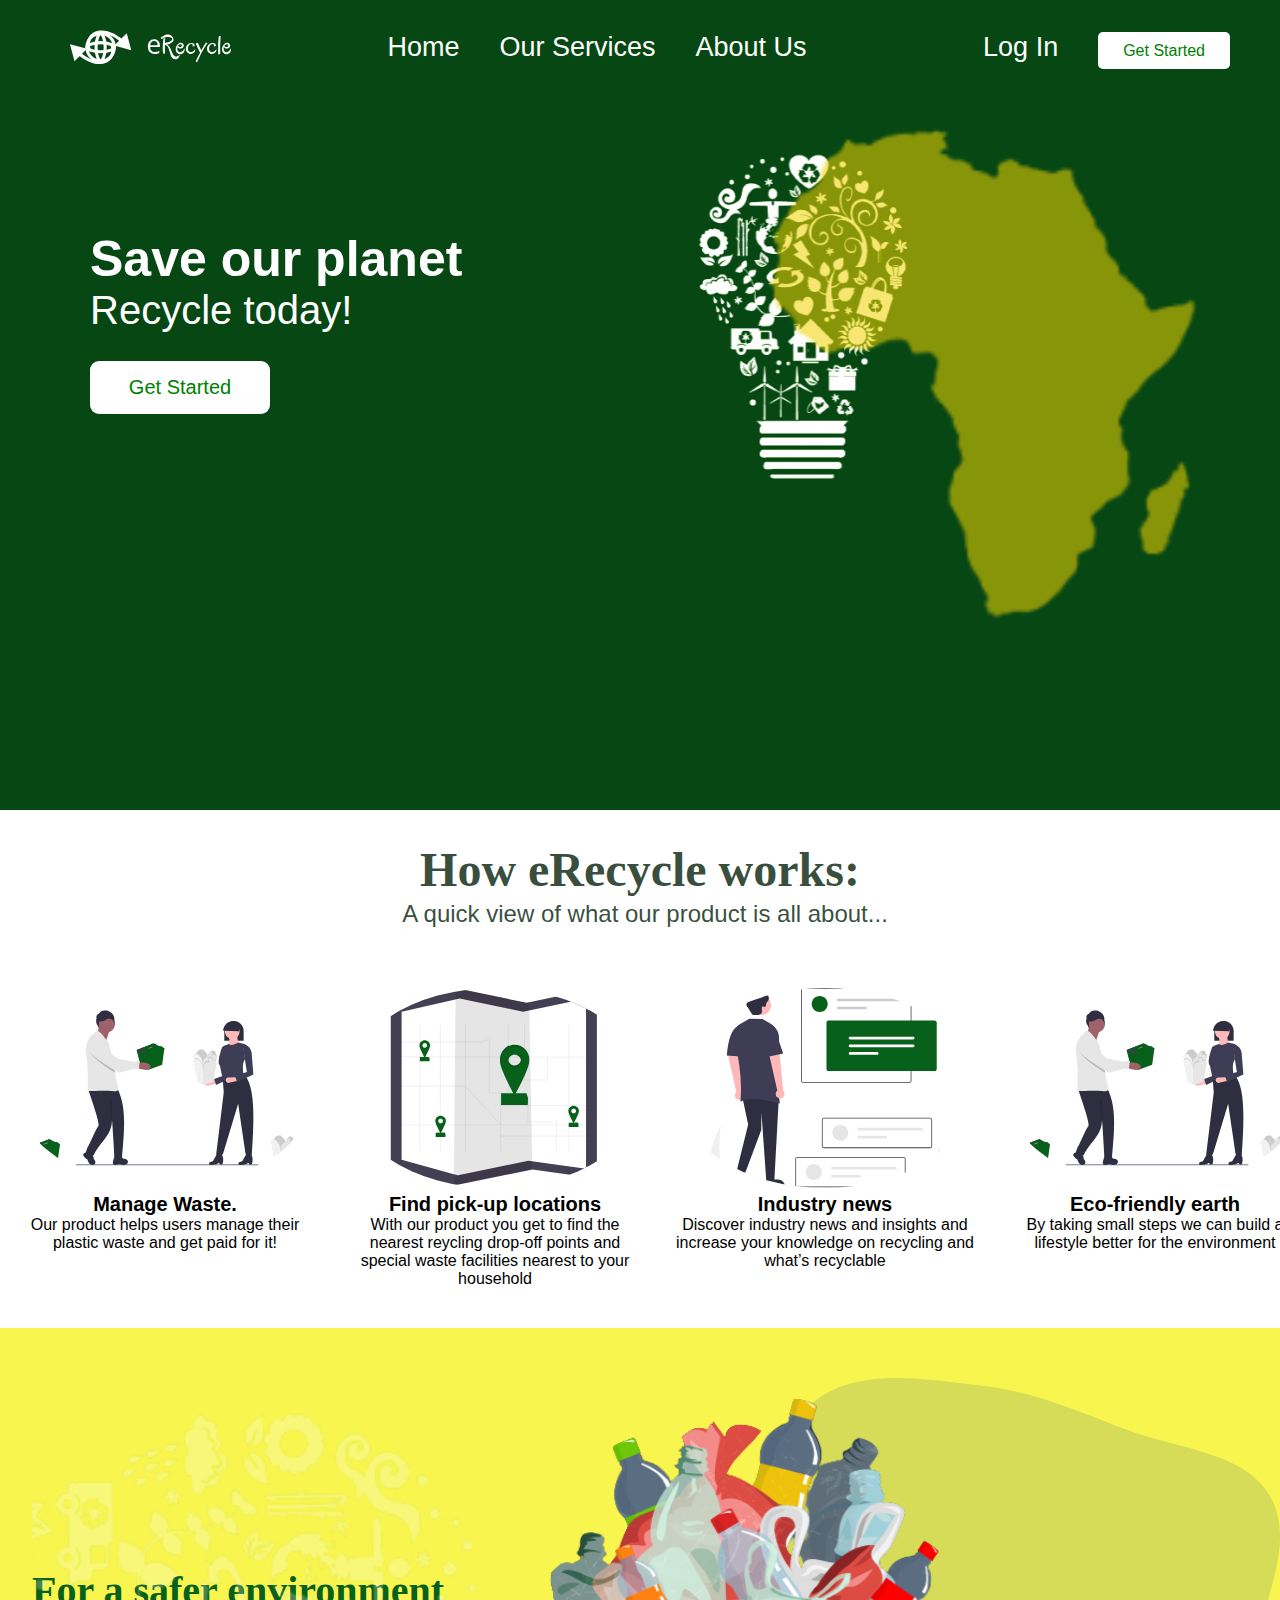
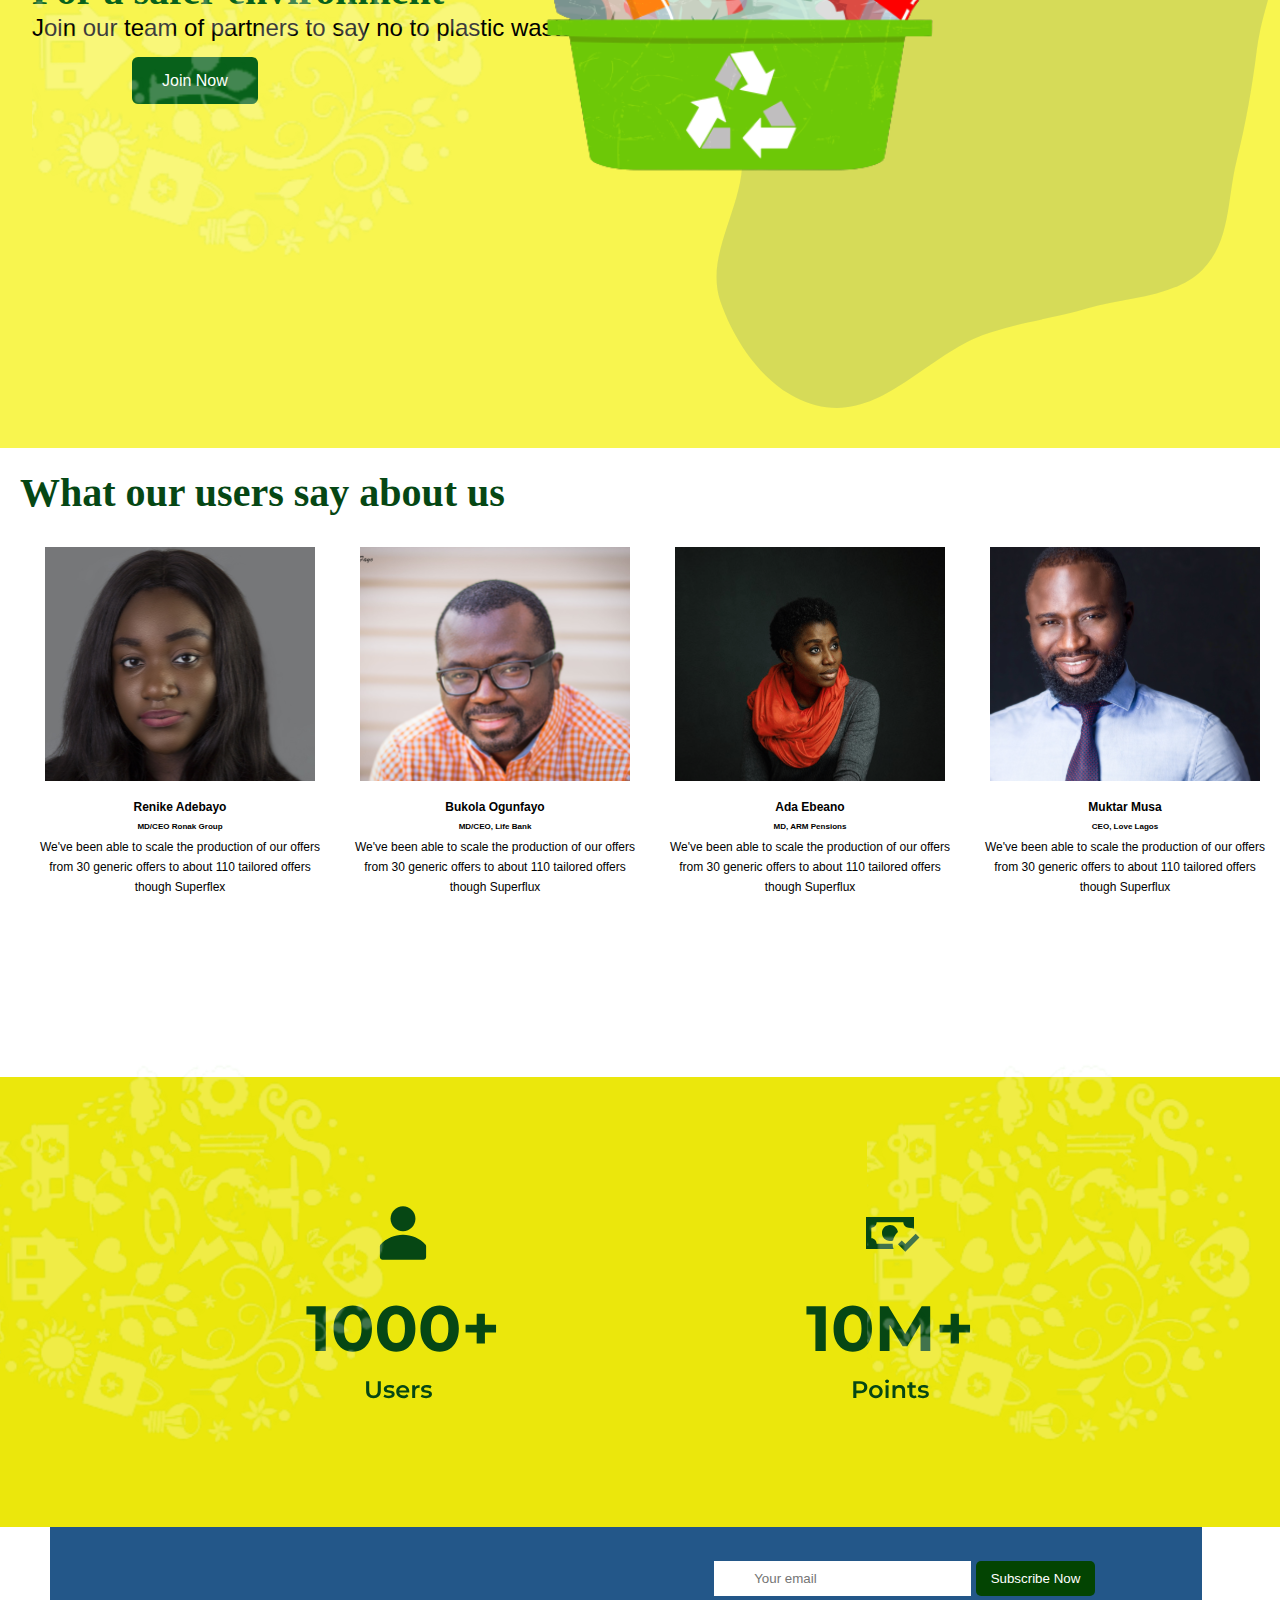
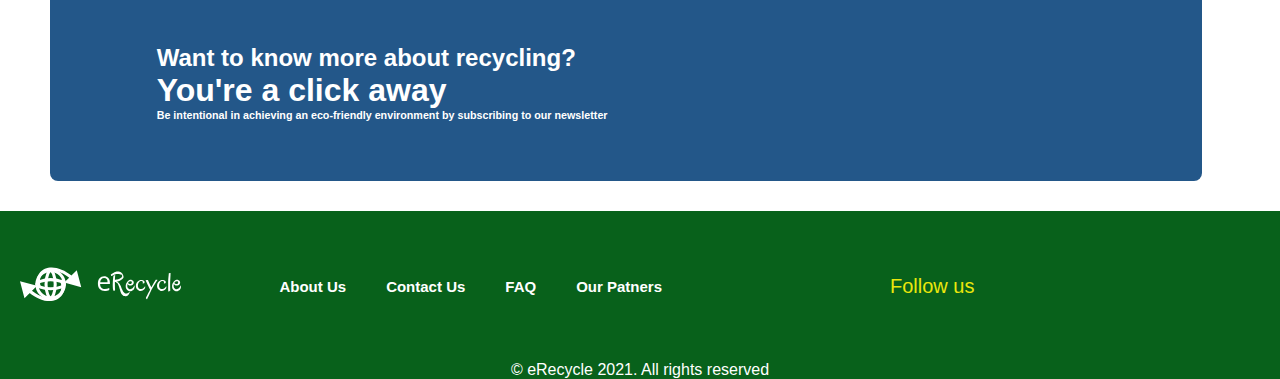
<file: e-cycle/Pages/index.html>
<!DOCTYPE html>
<html lang="en">
  <head>
    <meta charset="UTF-8" />
    <meta name="viewport" content="width=device-width, initial-scale=1.0" />
    <title>eRecycle</title>
    <link rel="stylesheet" href="styles.css" />
    <link
      rel="stylesheet"
      href="https://use.fontawesome.com/releases/v5.14.0/css/all.css"
      integrity="sha384-HzLeBuhoNPvSl5KYnjx0BT+WB0QEEqLprO+NBkkk5gbc67FTaL7XIGa2w1L0Xbgc"
      crossorigin="anonymous"
    />
  </head>
  <body>
    <!-- Navbar Section -->
    <div class="nav-container">
      <nav class="navb">
        <img src="Images/Group 26.svg" alt="">
        <ul class="nav-links">
        <li>
        <a class="nav-link scrollto a" href="#">Home</a>
        </li>
        <li>
        <a class="nav-link scrollto a" href="#services">Our Services</a>
        </li>
        <li>
        <a class="nav-link scrollto a"href="#about_us">About Us</a>
        </li>
      </ul>
  
      <ul class="nav-links">
        <li>
          <a class="nav-link scrollto active" href="SignIn/index.html">Log In</a>
        </li>
        <li>
          <a href="SignUp/index.html" class="btn-get-started a">Get Started</a>
        </li>
      </ul>
      </nav>
    </div>

    <!-- Hero Section -->
    <div class="hero" id="home">
      <div class="hero__container">
        <h1 class="hero__heading">Save our planet</h1>
        <p class="hero__description">Recycle today!</p>
        <button class="main__btn"><a href="SignUp/index.html">Get Started</a></button>
      </div>
      <div class="right_float_bulb"> 
        <img class="mask" src="Images/Mask Group.svg" alt="">
        <img class="bulb1" src="Images/Recycle_Light_Bulb 2 (1).svg">
        
        
        </div>
    </div>


    <section class="section-style" id="our_service">
   
   
      <!-- ======= Services Section ======= -->
        <div id="services" class="services-area area-padding">
          <div class="service-title">
            <h3>How eRecycle works:</h3>
            <p>A quick view of what our product is all about...</p>
          </div>
          <div class="container">
            <div class="one">
              <img src="Images/undraw_takeout_boxes_ap54 1.svg" alt="">
              <h5>Manage Waste.</h5>
              <p>Our product helps users manage their plastic waste and get paid for it!</p>
            </div>
            <div class="two">
              <img src="Images/undraw_map_1r69 1.svg" alt="">
              <h5>Find pick-up locations</h5>
              <p>With our product you get to find the nearest reycling drop-off points and special waste facilities nearest to your household</p>
            </div>
            <div class="three">
              <img src="Images/undraw_Browsing_online_re_umsa 1.svg" alt="">
              <h5>Industry news</h5>
              <p>Discover industry news and insights and increase your knowledge on recycling and what’s recyclable</p>
            </div>
            <div class="three">
              <img src="Images/undraw_takeout_boxes_ap54 1.svg" alt="">
              <h5>Eco-friendly earth</h5>
              <p>By taking small steps we can build a lifestyle better for the environment</p>
            </div>
          </div>
     </section>


    <!-- Features Section -->
    <section class="section-style">
      <div id="recycle" class="recycle-area">
        <div class="left-float1">
          <img class="recycle_bulb" src="Images/Recycle_Light_Bulb 4.svg" alt="">
          <h1 id="environment" >For a safer environment</h1>
          <p class="h2-text">Join our team of partners to say no to plastic waste</p>
          <p><a class="join-now" href="#">Join Now</a></p>
        </div>
        <div class="right-float1">
          <img class="plastic-design" src="Images/Plastic 03 1.svg" alt="Image of plastic">
          <img class="map2" src="Images/mapblur.svg" alt="">
        </div>      
      </div> 
    </section>

      <!-- Our User Section -->
    <section class="section-style" id="about_us">
    <div class="user_area">
      <h3 class="user_title">What our users say about us</h3>
      <div class="user_container">
          <div class="user1">
            <img src="Images/user1.svg" alt="">
            <h4>Renike Adebayo</h4>
            <h6>MD/CEO Ronak Group</h6>
            <p>We've been able to scale the production of our offers from 30 generic offers to about 110 tailored offers though Superflex</p>
          </div>
          <div class="user2">
            <img src="Images/user2.svg" alt="">
            <h4>Bukola Ogunfayo </h4>
            <h6>MD/CEO, Life Bank</h6>
            <p>We've been able to scale the production of our offers from 30 generic offers to about 110 tailored offers though Superflux</p>
          </div>
          <div class="user3">
            <img src="Images/user3.svg" alt="">
            <h4>Ada Ebeano  </h4>
            <h6>MD, ARM Pensions</h6>
            <p>We've been able to scale the production of our offers from 30 generic offers to about 110 tailored offers though Superflux</p>
          </div>
          <div class="user4">
            <img src="Images/user4.svg" alt="">
            <h4>Muktar Musa </h4>
            <h6>CEO, Love Lagos</h6>
            <p>We've been able to scale the production of our offers from 30 generic offers to about 110 tailored offers though Superflux</p>
          </div>
    </div>
        <div class="user_counter">
        <img src="Images/counter1.svg" alt="">
        <img src="Images/counter2.svg" alt="">
        </div>
        <div class="light_bulb">
        <img class="bulb_left" src="Images/Recycle_Light_Bulb 4.svg" alt="">
        <img class="bulb_right" src="Images/Recycle_Light_Bulb 4.svg" alt="">
        </div> 
    </div>
  </div>
  </section>


    <!-- Our User Counter Section -->
<!-- <section class="user_counter">
  
</section> -->

<section>
  <div class="news_section">
        <div class="some">
          <h2>Want to know more about recycling?</h2>
          <h1>You're a click away</h1>
          <h6>Be intentional in achieving an eco-friendly environment by subscribing to our newsletter</h6>
        </div>
        <form action="">
          <input type="email" placeholder="Your email">
          <button id="submit-button" type="submit">Subscribe Now</button>
        </form> 
  </div>
</section>

    <!-- Footer Section -->
  <section>
    <div class="footer__container">
      <div class="footer__logo">
        <a href="#" id="footer__logo"><img src="Images/Group 26.svg" alt=""></a>
      </div>
      <div class="footer__links">
        <div class="footer__link--wrapper">
          <div class="footer__link--items">
            <h6>About Us</h6> 
          </div>
          <div class="footer__link--items">
            <h6>Contact Us</h6>
          </div>
          
          <div class="footer__link--items">
            <h6>FAQ</h6>
          </div>
          <div class="footer__link--items">
            <h6>Our Patners</h6>
          </div>
        </div>
      </div>
      <section class="social__media">
        <div class="social__media--wrap">
          <div class="social__icons">
            <p class="follow_us">Follow us </p>
            <a href="#" class="social__icon--link" target="_blank"
              ><i class="fab fa-facebook"></i
            ></a>
            <a href="/" class="social__icon--link"
              ><i class="fab fa-instagram"></i
            ></a>
            <a href="/" class="social__icon--link"
              ><i class="fab fa-youtube"></i
            ></a>
            <a href="/" class="social__icon--link"
              ><i class="fab fa-linkedin"></i
            ></a>
            <a href="/" class="social__icon--link"
              ><i class="fab fa-twitter"></i
            ></a>
          </div> 
        </div>
      </section>
    </div>
    <div>
      <p class="website__rights">© eRecycle 2021. All rights reserved</p>
    </div>
      </section>
    

    <script src="script.js"></script>
  </body>
</html>
</file>
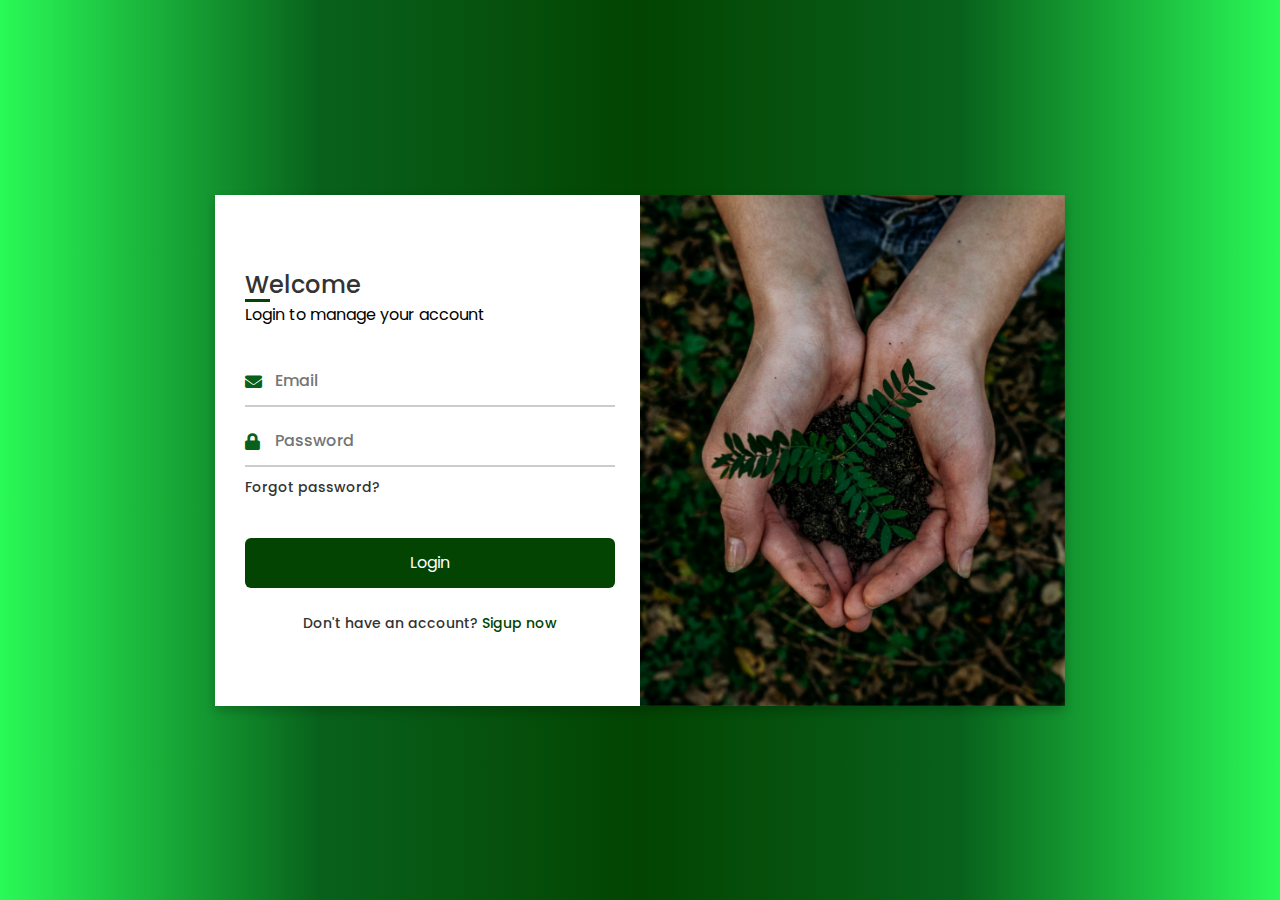
<file: e-cycle/Pages/SignIn/index.html>
<!DOCTYPE html>
<!-- Created by CodingLab |www.youtube.com/c/CodingLabYT-->
<html lang="en" dir="ltr">
  <head>
    <meta charset="UTF-8">
    <!--<title> Login and Registration Form in HTML & CSS | CodingLab </title>-->
    <link rel="stylesheet" href="style.css">
    <!-- Fontawesome CDN Link -->
    <link rel="stylesheet" href="https://cdnjs.cloudflare.com/ajax/libs/font-awesome/5.15.3/css/all.min.css">
    <meta name="viewport" content="width=device-width, initial-scale=1.0">
   </head>
<body>
  <div class="container">
    <input type="checkbox" id="flip">
    <div class="cover">
      <div class="front"> 
        <div class="text">
          <img src="../Images/sign up.jpg" alt=""> 
        </div>
      </div>
      <div class="back"> 
        
        <div class="text">
          <img class="backImg" src="../Images/login.jpg" alt=""> 
        </div>
      </div>
    </div>
    <div class="forms">
      <div class="form-content">
        <div class="login-form">
          <div class="title">Welcome</div>
          <p>Login to manage your account</p>
          <form action="#">
            <div class="input-boxes">
              <div class="input-box">
                <i class="fas fa-envelope"></i>
                <input type="email" placeholder="Email" required>
              </div>
              <div class="input-box">
                <i class="fas fa-lock"></i>
                <input type="password" placeholder="Password" required>
              </div>
              <div class="text"><a href="#">Forgot password?</a></div>
              <a href="../Dashboard/index.html" class="button input-box">
                Login
              </a>
              <div class="text sign-up-text">Don't have an account? <a href="../SignUp/index.html"><label for="flip">Sigup now</label></a> </div>
            </div>
          </form>
        </div>
        <div class="signup-form">
          <div class="title">Get Started</div>
          <form action="#">
            <div class="input-boxes">
              <div class="input-box">
                <i class="fas fa-user"></i>
                <input type="text" placeholder="First Name" required>
              </div>
              <div class="input-box">
                <i class="fas fa-user"></i>
                <input type="text" placeholder="Last Name" required>
              </div>
              <div class="input-box">
                <i class="fas fa-envelope"></i>
                <input type="email" placeholder="Email" required>
              </div>
              <div class="input-box">
                <i class="fas fa-lock"></i>
                <input type="password" placeholder="Password" required>
              </div>
              <a href="../SignIn/index.html" class="button input-box">
                SignUp
              </a>
              <div class="text sign-up-text">Already have an account? <a href="../SignIn/index.html"><label for="flip">Login now</label></a> </div>
            </div>
          </form>
        </div>
        
      </div>
    </div>
  </div>
</body>
</html>
</file>
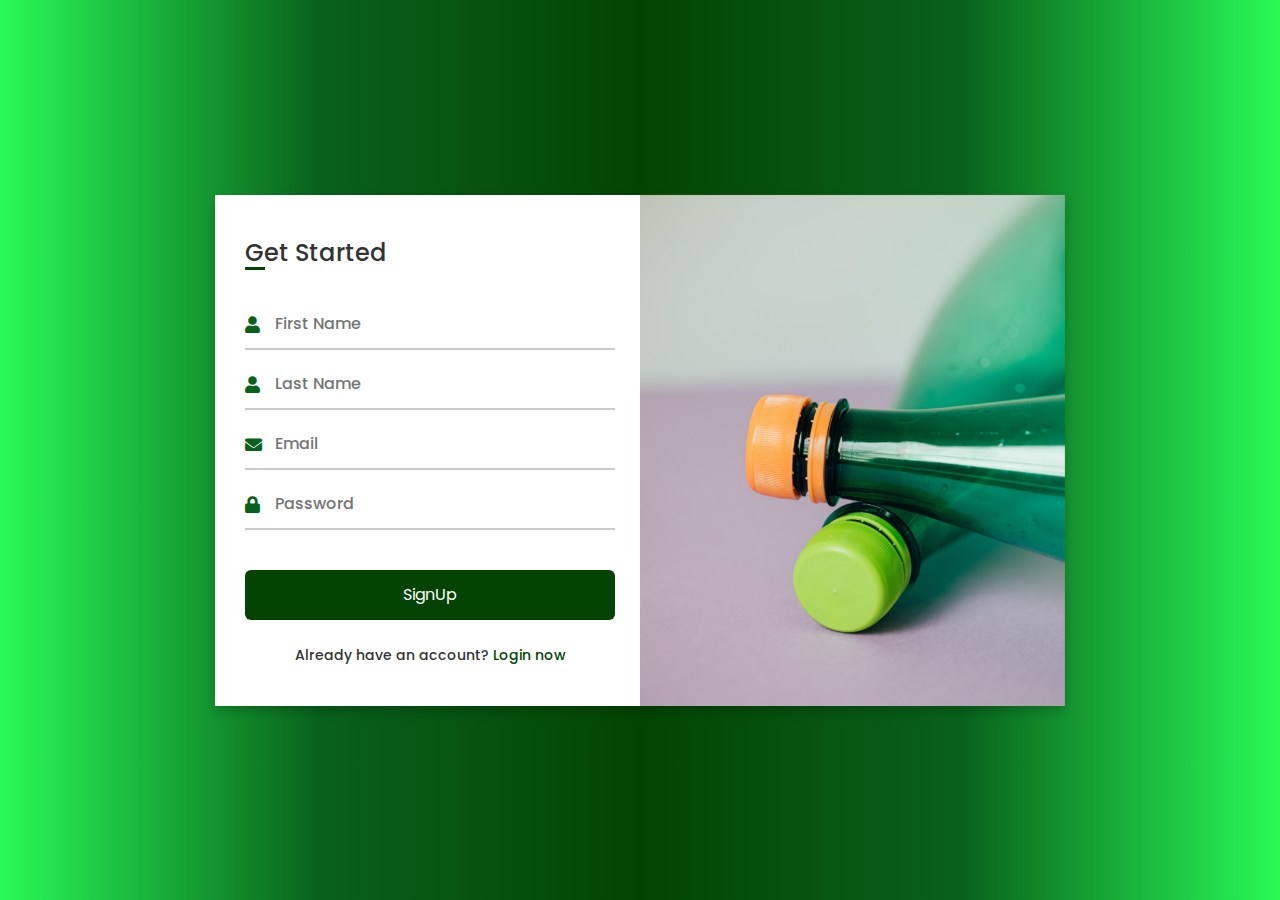
<file: e-cycle/Pages/SignUp/index.html>
<!DOCTYPE html>
<!-- Created by CodingLab |www.youtube.com/c/CodingLabYT-->
<html lang="en" dir="ltr">
  <head>
    <meta charset="UTF-8">
    <!--<title> Login and Registration Form in HTML & CSS | CodingLab </title>-->
    <link rel="stylesheet" href="style.css">
    <!-- Fontawesome CDN Link -->
    <link rel="stylesheet" href="https://cdnjs.cloudflare.com/ajax/libs/font-awesome/5.15.3/css/all.min.css">
    <meta name="viewport" content="width=device-width, initial-scale=1.0">
   </head>
<body>
  <div class="container">
    <input type="checkbox" id="flip">
    <div class="cover">
      <div class="front"> 
        <div class="text">
          <img src="../Images/login.jpg" alt=""> 
        </div>
      </div>
      <div class="back"> 
        
        <div class="text">
          <img class="backImg" src="../Images/sign up.jpg" alt=""> 
        </div>
      </div>
    </div>
    <div class="forms">
      <div class="form-content">
        <div class="signup-form">
          <div class="title">Get Started</div>
          <form action="#">
            <div class="input-boxes">
              <div class="input-box">
                <i class="fas fa-user"></i>
                <input type="text" placeholder="First Name" required>
              </div>
              <div class="input-box">
                <i class="fas fa-user"></i>
                <input type="text" placeholder="Last Name" required>
              </div>
              <div class="input-box">
                <i class="fas fa-envelope"></i>
                <input type="email" placeholder="Email" required>
              </div>
              <div class="input-box">
                <i class="fas fa-lock"></i>
                <input type="password" placeholder="Password" required>
              </div>
              <a href="../SignIn/index.html" class="button input-box">
                SignUp
              </a>
              <div class="text sign-up-text">Already have an account? <a href="../SignIn/index.html"><label for="flip">Login now</label></a> </div>
            </div>
          </form>
        </div>
        <div class="login-form">
          <div class="title">Weclome</div>
          <p>Login to manage your account</p>
          <form action="#">
            <div class="input-boxes">
              <div class="input-box">
                <i class="fas fa-envelope"></i>
                <input type="email" placeholder="Email" required>
              </div>
              <div class="input-box">
                <i class="fas fa-lock"></i>
                <input type="password" placeholder="Password" required>
              </div>
              <div class="text"><a href="#">Forgot password?</a></div>
              <a href="../Dashboard/index.html" class="button input-box">
                Login
              </a>
              <div class="text sign-up-text">Don't have an account? <a href="../SignUp/index.html"><label for="flip">Sigup now</label></a></div>
            </div>
          </form>
        </div>
      </div>
    </div>
  </div>
</body>
</html>
</file>
<file: e-cycle/Pages/styles.css>
* {
  box-sizing: border-box;
  margin: 0;
  padding: 0;
  font-family: 'Kumbh Sans', sans-serif;
  scroll-behavior: smooth;
}

.navb {
  justify-content: space-between;
  position: fixed;
  top: 0;
  left: 0;
  display: flex;
  width: 100%;
  padding: 30px;
  font-size: 3vmin;
  background: #064714; 
  
}

.navb img {
  padding-left: 40px;
}

nav {
  position: fixed; 
}

ul {
  list-style: none;
}


.nav-links{
display: flex;
align-items: center;
}

.nav-links li{
 margin: 0 20px;
 color: #ffffff;
}

.nav-links a {
  color: #FDFFFC;
  background: #064714;
}

.nav-links .btn-get-started,
.left_float .btn-get-started{
  background-color: white;
  padding: 10px 25px;
  color: green;
  font-size: medium;
  border: none;
  border-radius: 5px;
}

header {
  height: 100vh;
  width: 100vw;
  background-color: #034402;
   }

a {
  text-decoration:none;
  cursor: pointer;
  color: #034402;
}



@media screen and (max-width: 860px) {
  .navbar__container {
    display: flex;
    justify-content: space-between;
    height: 80px;
    z-index: 1;
    width: 100%;
    max-width: 1300px;
    padding: 0;
  }

  .navbar__menu {
    display: grid;
    grid-template-columns: auto;
    margin: 0;
    width: 100%;
    position: absolute;
    top: -1000px;
    opacity: 1;
    transition: all 0.5s ease;
    z-index: -1;
  }

  .navbar__links {
    color: #034402;
    background: white;
    transition: all 0.3s ease;
  }

  .navbar__links:hover {
    background: rgb(255, 255, 255);
    transition: all 0.3s ease;
  }

  .navbar__menu.active {
    background: #ffffff;
    top: 100%;
    opacity: 1;
    transition: all 0.5s ease;
    z-index: 99;
    height: 60vh;
    font-size: 1.6rem;
  }

  #navbar__logo {
    padding-left: 25px;
  }

  .navbar__toggle .bar {
    width: 25px;
    height: 3px;
    margin: 5px auto;
    transition: all 0.3s ease-in-out;
    background: #011601;
  }

  .navbar__item {
    width: 100%;
  }

  .navbar__links {
    text-align: center;
    padding: 2rem;
    width: 100%;
    display: table;
  }

  .navbar__btn {
    padding-bottom: 2rem;
  }

  .button {
    color: #ffffff;
    background:rgb(4, 58, 4);
    display: flex;
    justify-content: center;
    align-items: center;
    width: 40%;
    height: 60px;
    margin: 0;
  }

  #mobile-menu {
    position: absolute;
    top: 20%;
    right: 5%;
    transform: translate(5%, 20%);
  }

  .navbar__toggle .bar {
    display: block;
    cursor: pointer;
  }

  #mobile-menu.is-active .bar:nth-child(2) {
    opacity: 0;
  }

  #mobile-menu.is-active .bar:nth-child(1) {
    transform: translateY(8px) rotate(45deg);
  }

  #mobile-menu.is-active .bar:nth-child(3) {
    transform: translateY(-8px) rotate(-45deg);
  }
}
 
.hero {
  height: 90vh;
  width: 100vw;
  background: #064714;
  padding: 80px 0 80px 60px;
  color: white; 
}

.hero__container {
  float: left;
  display: flex;
  flex-direction: column; 
  max-width: 1000px;
  margin: 0 auto;
  height: 70%; 
  padding-left: 30px;
}

.hero__heading {
  font-size: 50px;
  margin-top: 150px;
  color: white;
}


.hero__description {
  font-size: 40px;
  margin-bottom: 18px;
  color: white;
}


/* .highlight {
  border-bottom: 4px solid rgb(132, 0, 255);
} */

@media screen and (max-width: 768px) {
  .hero__heading {
    padding-top: 80px;
    font-size: 40px;
  }

  .hero__description {
    font-size: 30px;
  }

  .right_float_bulb {
    display: none;
  }
}

.right_float_bulb {
  float: right;
  position: relative;
  margin-right: 350px;
  }

.mask {
  position:absolute;
  height: 600px;
  margin-top: 20px;    
} 
.bulb1 {
 margin-top: 60px; 
 height: 350px;
} 

.main__btn {
  font-size: 20px;
  background: white;
  color: #064714;
  width: 180px;
  padding: 15px 20px;
  border: none;
  border-radius: 9px;
  margin-top: 10px;
  cursor: pointer;
  position: relative;
  /* transition: all 0.35s; */
  /* outline: none; */
}



.main__btn a {
  position: relative;
  z-index: 2;
  color: green;
  text-decoration: none;
}

.main__btn:after {
  position: absolute;
  content: '';
  top: 0;
  left: 0;
  width: 0;
  height: 100%;
  background: #011601;
  color: #034402;
  transition: all 0.35s;
  border-radius: 4px;
}

.main__btn:hover {
  color: #034402;
  background: #fff;
  border: 1px solid #011601;
  border-radius: 5px;
}

.main__btn:hover:after {
  width: 100%;
}


.fa-layer-group,
.fa-users {
  font-size: 14rem;
}

 

.services-area .container {
  height:50vh;
  margin-top: 20px;
  display: grid;
  grid-template-columns: 1fr 1fr 1fr 1fr;
  grid-template-rows: 1fr;
  justify-content:baseline;
}

#services {
  background: white;
  padding: 30px 0;
  height: 100%;

}

.service-title{
  display: flex;
  justify-content: center;
  flex-direction: column;
  text-align: center;
}

.service-title p {
  font-size: 24px;
  line-height: 29px;
  margin-left: 10px;
  color: rgba(3, 29, 9, 0.8);
  margin-bottom: 30px;
}

.service-title h3 {
  font-family: Montserrat;
  text-align: center;
  font-style: normal;
  font-weight: bold;
  font-size: 48px;
  line-height: 59px;
  color: rgba(3, 29, 9, 0.8);
  
}

.services-area .container img {
  background: #ffffff;
  width: 300px;
  height: 200px;
  border-radius: 50%;
 
}


.one img:hover,
.two img:hover,
.three img:hover {
  transform: scale(1.075);
  transition: 0.3s ease-in;
  cursor: pointer;
}
.one,
.two,
.three {
  margin: 10px 15px;
  text-align: center;
}
.one h5,
.two h5,
.three h5 {
  font-size: 20px;
  line-height: 24px;
  color: #000000;
}


 
@media screen and (max-width: 480px) {
  

  .main__btn {
    padding: 12px 36px;
    margin: 2.5rem 0;
  }
}




@media screen and (max-width: 1300px) {
  .services-area .container {
    grid-template-columns: 1fr 1fr 1fr 1fr;
    max-width: 100%;
    height: auto;
  }

  

}
@media screen and (max-width: 1100px) {
  .services-area .container {
    grid-template-columns: 1fr 1fr;
  }

  .recycle-area{
  height: auto;
  max-width: 100%;
 
  }
  .left-float1 {
    float: left; 
    margin-top: 0;
    margin-left: 2em;
  }

  .left-float1 #environment { 
    font-size: 20px;
    line-height: 36px;
  }

  .left-float1 .h1-text {
    margin-top: 0px;
    font-size: 18px;
    line-height: 15px; 
    margin-bottom: 10px;
  }

  p .join-now {
    margin-left: 10rem;
    text-decoration: none;
  }
  .right-float1 {
    float:left;
    max-width: 100%;
    height: auto;
    /* display: none; */
  }

  .right-float1 .map2 {
    background: url(../Images/Vector.svg);
    
  }

  section .user_area h3{
    font-size: 30px;
    font-weight: 50px;

  }
  .user_area{
    margin-bottom: 0px;
  }

  section .news_section{
    
    display: grid;
    /* height: 100%; */
    /* background-color: #18A0FB; */
    width: 100vw; 
    height: auto;
    margin: 5px;
    border-radius: 32px;
    color: white;
  }
  
  .news_section form {
    padding-top: 20px;
  }
}

@media screen and (max-width: 768px) {
  .services-area .container {
    grid-template-columns: 1fr;
  }
  .one,
  .two,
  .three {
    text-align: center;
    margin: 20px;
  }

  .service-title h3{
    font-size: 40px;
  }
  .service-title p{
    font-size: 20px;
  }
  
  .left-float1 {
    float: none;
    /* text-align:left; */
    margin-top: 0;
    margin-left: 2em;
  }

  .left-float1 #environment { 
    font-size: 30px;
    line-height: 36px;
  }

  .left-float1 .h2-text {
    font-size: 18px;
    line-height: 15px; 
    margin-bottom: 20px;
  }

  p .join-now {
    margin-left: 10rem;
    text-decoration: none;
  }
  .right-float1 {
    display: none;
  }

  .user_container{
    margin-bottom: 0px;
  }
  .user_title{
    font-size: 5px;
    font-weight: 50px;

  }

  /* .right-float1 .map2 {
    background: url(../Images/Vector.svg);
    
  } */

  /* section .user_counter{
    height: 100%;
    max-width: 100%;
  } */

  section .news_section{
    align-items: unset;
    padding: 30px;
    display: grid;
    width: 90vw; 
    color: white;
    background: #235789;
    border-radius: 8px;
  }
  
  section .some{
    font-size: 12px;
  }
  .news_section form {
    padding-top: 20px;
  }

}



.recycle-area{
  height: 80vh;
  width: 100%;
  background-color: #f8f54f;
}

.left-float1{
  float:left;
  text-align:left;
  margin-top:15em;
  margin-left: 2em; 
}

.left-float1 img{
  position:absolute;
  height: 60vh;
  margin-top: -200px ;
}

.left-float1 #environment {
  font-family: Roboto;
  font-style: normal;
  font-weight: bold;
  font-size: 40px;
  line-height: 46px;
  color: #08611B;
 margin-left: 0%;
}

.left-float1 .h2-text {
  font-size: 24px;
  line-height: 28px;
  text-align: center;
  color: #000000;
  margin-bottom: 30px;
  margin-left: 0%;
}

.join-now {
  background: #08611B;
  border-radius: 6px;
  margin-left:100px;
  padding: 15px 30px;
  color: white;
}


#environment{
  font-weight:bolder;
  color:#034402;
  font-size:larger;
  
  
}


.right-float1{
  position: relative;
  float:right;
  height: 50vh;
  margin-top: 50px;
  }

  

.plastic-design{
  position:absolute;
  margin-bottom: 90px;
  margin-left: -180px;
}

.map2{
  height: 70vh;
}

.user_area h3 {
font-family: Montserrat;
font-size: 40px;
font-style: normal;
font-weight: 700;
line-height: 49px;
letter-spacing: 0em;
text-align: left;
margin: 20px;
color:  #064714;

}

.user_container {
  width: 90vw;
  height: 50vh;
}
.user_container {
  margin: 30px;
  display: grid;
  grid-template-columns: repeat(4, 300px);
  align-items:center;
  grid-gap: 15px;
  gap: 15px;
  grid-template-rows: 1fr;
  justify-content:first baseline;
  background-color: #ffffff;  
}

.user_container img {
  margin-bottom: 10px;
  width: 90%;
  height: 100%;
  object-fit: cover;

}

.user_container .user1, .user2, .user3, .user4 {
font-family: Poppins;
font-style: normal;
font-weight: 300;
font-size: 12px;
line-height: 20px;
text-align: center;
margin-bottom: 150px;
}

.user1 img:hover,
.user2 img:hover,
.user3 img:hover, 
.user4 img:hover{
  transform: scale(1.075);
  transition: 0.3s ease-in;
  cursor: pointer;
}

.user_counter{
  display: flex;
  justify-content:space-evenly;
  align-items: center;
  margin-top: 50px;
  background-color: #ebe70c;
  height: 50vh;
  width: 100vw;
  /* margin-bottom: 30px; */
  position: absolute;
}

.light_bulb {
  position: relative;
}

.light_bulb .bulb_right {
  float:right;
}

.news_section {
  height: 50vh;
  margin-top: 20px;
}
.news_section{
  display: flex;
  justify-content: space-evenly;
  align-items:flex-end;
  width: 90vw;
  height: 30vh;
  padding-bottom: 60px;
  margin-bottom: 30px;
  margin-left: 50px;
  color: white;
  background: #235789;
  border-radius: 8px;
}
form{
  padding-top: 50px;
  height: 100%;
}
#submit-button{
  padding: 10px 15px;
  background-color: #034402;
  color: white;
  border-radius: 5px;
  border: none;
}

form input {
  padding: 10px 40px;
  border: none;
}




/* Footer CSS */
.footer__container {
  background-color: #08611B;
  display: flex;
  /* flex-direction: column; */
  justify-content:space-around;
  align-items: center;
  height: 150px;
  padding-left: 20px;
}

.social__media--wrap  {
  color: #fff;
  display: flex;
  flex-direction: column;
  align-items: center;
  justify-content: space-between;
  cursor: pointer;
  text-decoration: none;
  font-size: 20px;
  /* font-size: 2rem; */
}
.follow_us {
  color:#ebe70c;
}
.social__icons{
  display:inline-flex;
  justify-content: space-evenly;
}

.footer__links {
  width: 100%;
  /* max-width: 1000px; */
  display: flex;
  justify-content: center;
}

.footer__link--wrapper {
  display:inline-flex;
  font-size: 12px;
  margin-left: 30px;
}

.footer__link--items {
  display: inline-flex;
  font-size: 12px;
  justify-content: center;
  margin: 20px;
  
  /* text-align: left; */
  /* width: 160px; */
  /* box-sizing: border-box; */
}

.footer__link--items h6 {
  /* margin-bottom: 6px; */
  font-size: 15px;
  color: #fff;
}

.footer__link--items a {
  color: #fff;
  text-decoration: none; 
  transition: 0.3 ease-out;
}

.footer__link--items a:hover {
  color: #e9e9e9;
  transition: 0.3 ease-out;
}

.social__icon--link {
  color: #fff;
  font-size: 24px;
}

.social__media { 
  width: 100%;
}

.social__media--wrap {
  display: flex; 
  align-items: center;
  width: 90%;
  margin: 10px 10px;
}

.social__icons {
  display: flex;
  align-items: center;
  width: 240px;
}

.website__rights {
  background-color: #08611B;
  color: #fff;
  display: flex;
  text-align: center;
  justify-content: center;
}

@media screen and (max-width: 820px) {

  .footer__link--wrapper {
    flex-direction: column;
  }

  .social__media--wrap {
    flex-direction: column;
  }
}

@media screen and (max-width: 480px) {
  .footer__link--items {
    margin: 0;
    padding: 10px;
    width: 100%;
  }
}
</file>
<file: e-cycle/Pages/SignIn/style.css>
/* Google Font Link */
@import url('https://fonts.googleapis.com/css2?family=Poppins:wght@200;300;400;500;600;700&display=swap');
*{
  margin: 0;
  padding: 0;
  box-sizing: border-box;
  font-family: "Poppins" , sans-serif;
}
body{
  min-height: 100vh;
  display: flex;
  align-items: center;
  justify-content: center;
  background: linear-gradient(to right, #2afa57, #08611B, #034402, #08611B, #2afa57);
  padding: 30px;
}
.container{
  position: relative;
  max-width: 850px;
  width: 100%;
  background: #fff;
  padding: 40px 30px;
  box-shadow: 0 5px 10px rgba(0,0,0,0.2);
  perspective: 2700px;
}
.container .cover{
  position: absolute;
  top: 0;
  left: 50%;
  height: 100%;
  width: 50%;
  z-index: 98;
  transition: all 1s ease;
  transform-origin: left;
  transform-style: preserve-3d;
}
.container .cover::before{
  content: '';
  position: absolute;
  height: 100%;
  width: 100%;
  background: #034402;
  opacity: 0.5;
  z-index: 100;
}
.container .cover::after{
  content: '';
  position: absolute;
  height: 100%;
  width: 100%;
  background: #034402;
  opacity: 0.5;
  z-index: 100;
  transform: rotateY(180deg);
}
.container #flip:checked ~ .cover{
  transform: rotateY(-180deg);
}
.container .cover img{
  position: absolute;
  height: 100%;
  width: 100%;
  object-fit: cover;
  z-index: 12;
  backface-visibility: hidden;
}
.container .cover .back .backImg{
  transform: rotateY(180deg);
  transform: rotateY(180deg);
}
.container .cover .text{
  position: absolute;
  z-index: 111;
  height: 100%;
  width: 100%;
  display: flex;
  flex-direction: column;
  align-items: center;
  justify-content: center;
}
.cover .text .text-1,
.cover .text .text-2{
  font-size: 26px;
  font-weight: 600;
  color: #fff;
  text-align: center;
  backface-visibility: hidden;
}
.cover .back .text .text-1,
.cover .back .text .text-2{
  transform: rotateY(180deg);
}
.cover .text .text-2{
  font-size: 15px;
  font-weight: 500;
}
.container .forms{
  height: 100%;
  width: 100%;
  background: #fff;
}
.container .form-content{
  display: flex;
  align-items: center;
  justify-content: space-between;
}
.form-content .login-form,
.form-content .signup-form{
  width: calc(100% / 2 - 25px);
}
.forms .form-content .title{
  position: relative;
  font-size: 24px;
  font-weight: 500;
  color: #333;
}
.forms .form-content .title:before{
  content: '';
  position: absolute;
  left: 0;
  bottom: 0;
  height: 3px;
  width: 25px;
  background: #034402;
}
.forms .signup-form  .title:before{
  width: 20px;
}
.forms .form-content .input-boxes{
  margin-top: 30px;
}
.forms .form-content .input-box{
  display: flex;
  align-items: center;
  height: 50px;
  width: 100%;
  margin: 10px 0;
  position: relative;
}
.form-content .input-box input{
  height: 100%;
  width: 100%;
  outline: none;
  border: none;
  padding: 0 30px;
  font-size: 16px;
  font-weight: 500;
  border-bottom: 2px solid rgba(0,0,0,0.2);
  transition: all 0.3s ease;
}
.form-content .input-box input:focus,
.form-content .input-box input:valid{
  border-color: #034402;
}
.form-content .input-box i{
  position: absolute;
  color: #08611B;
  font-size: 17px;
}
.forms .form-content .text{
  font-size: 14px;
  font-weight: 500;
  color: #333;
}

/* .btn-link {
  width: 100%;
  background: #034402;
  color: #fff;
} */

.forms .form-content .text a{
  text-decoration: none;
  color:#333;
}
.forms .form-content .text a:hover{
  text-decoration: underline;
  color: #034402;
}
.forms .form-content .button{
  color: #fff;
  margin-top: 40px;
}
.forms .form-content .button{
  color: #fff;
  background: #034402;
  border-radius: 6px;
  padding: 0;
  cursor: pointer;
  text-align: center;
  justify-content: center;
  /* padding-left: 30px; */
  transition: all 0.4s ease;
}
a {
  text-decoration: none;
}
.forms .form-content .button input:hover{
  background: #034402;
}
.forms .form-content label{
  color: #034402;
  cursor: pointer;
}
.forms .form-content label:hover{
  text-decoration: underline;
}
.forms .form-content .login-text,
.forms .form-content .sign-up-text{
  text-align: center;
  margin-top: 25px;
}
.container #flip{
  display: none;
}
@media (max-width: 730px) {
  .container .cover{
    display: none;
  }
  .form-content .login-form,
  .form-content .signup-form{
    width: 100%;
  }
  .form-content .signup-form{
    display: none;
  }
  .container #flip:checked ~ .forms .signup-form{
    display: block;
  }
  .container #flip:checked ~ .forms .login-form{
    display: none;
  }
}
</file>
<file: e-cycle/Pages/SignUp/style.css>
/* Google Font Link */
@import url('https://fonts.googleapis.com/css2?family=Poppins:wght@200;300;400;500;600;700&display=swap');
*{
  margin: 0;
  padding: 0;
  box-sizing: border-box;
  font-family: "Poppins" , sans-serif;
}
body{
  min-height: 100vh;
  display: flex;
  align-items: center;
  justify-content: center;
  background: linear-gradient(to right, #2afa57, #08611B, #034402, #08611B, #2afa57);
  padding: 30px;
}
.container{
  position: relative;
  max-width: 850px;
  width: 100%;
  background: #fff;
  padding: 40px 30px;
  box-shadow: 0 5px 10px rgba(0,0,0,0.2);
  perspective: 2700px;
}
.container .cover{
  position: absolute;
  top: 0;
  left: 50%;
  height: 100%;
  width: 50%;
  z-index: 98;
  transition: all 1s ease;
  transform-origin: left;
  transform-style: preserve-3d;
}
.container .cover::before{
  content: '';
  position: absolute;
  height: 100%;
  width: 100%;
  background: #034402;
  opacity: 0.5;
  z-index: 100;
}
.container .cover::after{
  content: '';
  position: absolute;
  height: 100%;
  width: 100%;
  background: #034402;
  opacity: 0.5;
  z-index: 100;
  transform: rotateY(180deg);
}
.container #flip:checked ~ .cover{
  transform: rotateY(-180deg);
}
.container .cover img{
  position: absolute;
  height: 100%;
  width: 100%;
  object-fit: cover;
  z-index: 12;
  backface-visibility: hidden;
}
.container .cover .back .backImg{
  transform: rotateY(180deg);
  transform: rotateY(180deg);
}
.container .cover .text{
  position: absolute;
  z-index: 111;
  height: 100%;
  width: 100%;
  display: flex;
  flex-direction: column;
  align-items: center;
  justify-content: center;
}
.cover .text .text-1,
.cover .text .text-2{
  font-size: 26px;
  font-weight: 600;
  color: #fff;
  text-align: center;
  backface-visibility: hidden;
}
.cover .back .text .text-1,
.cover .back .text .text-2{
  transform: rotateY(180deg);
}
.cover .text .text-2{
  font-size: 15px;
  font-weight: 500;
}
.container .forms{
  height: 100%;
  width: 100%;
  background: #fff;
}
.container .form-content{
  display: flex;
  align-items: center;
  justify-content: space-between;
}
.form-content .login-form,
.form-content .signup-form{
  width: calc(100% / 2 - 25px);
}
.forms .form-content .title{
  position: relative;
  font-size: 24px;
  font-weight: 500;
  color: #333;
}
.forms .form-content .title:before{
  content: '';
  position: absolute;
  left: 0;
  bottom: 0;
  height: 3px;
  width: 25px;
  background: #034402;
}
.forms .signup-form  .title:before{
  width: 20px;
}
.forms .form-content .input-boxes{
  margin-top: 30px;
}
.forms .form-content .input-box{
  display: flex;
  align-items: center;
  height: 50px;
  width: 100%;
  margin: 10px 0;
  position: relative;
}


.form-content .input-box input{
  height: 100%;
  width: 100%;
  outline: none;
  border: none;
  padding: 0 30px;
  font-size: 16px;
  font-weight: 500;
  border-bottom: 2px solid rgba(0,0,0,0.2);
  transition: all 0.3s ease;
}
.form-content .input-box input:focus,
.form-content .input-box input:valid{
  border-color: #034402;
}
.form-content .input-box i{
  position: absolute;
  color: #08611B;
  font-size: 17px;
}
.forms .form-content .text{
  font-size: 14px;
  font-weight: 500;
  color: #333;
}
.forms .form-content .text a{
  text-decoration: none;
  color:#333;
}
.forms .form-content .text a:hover{
  text-decoration: underline;
  color: #034402;
}
.forms .form-content .button{
  color: #fff;
  margin-top: 40px;
}
.forms .form-content .button{
  color: #fff;
  background: #034402;
  border-radius: 6px;
  padding: 0;
  cursor: pointer;
  text-align: center;
  justify-content: center;
  /* padding-left: 30px; */
  transition: all 0.4s ease;
}
a {
  text-decoration: none;
}
.forms .form-content .button input:hover{
  background: #034402;
}
.forms .form-content label{
  color: #034402;
  cursor: pointer;
}
.forms .form-content label:hover{
  text-decoration: underline;
}
.forms .form-content .login-text,
.forms .form-content .sign-up-text{
  text-align: center;
  margin-top: 25px;
}
.container #flip{
  display: none;
}
@media (max-width: 730px) {
  .container .cover{
    display: none;
  }
  .form-content .login-form,
  .form-content .signup-form{
    width: 100%;
  }
  .form-content .signup-form{
    display: none;
  }
  .container #flip:checked ~ .forms .signup-form{
    display: block;
  }
  .container #flip:checked ~ .forms .login-form{
    display: none;
  }
}
</file>
